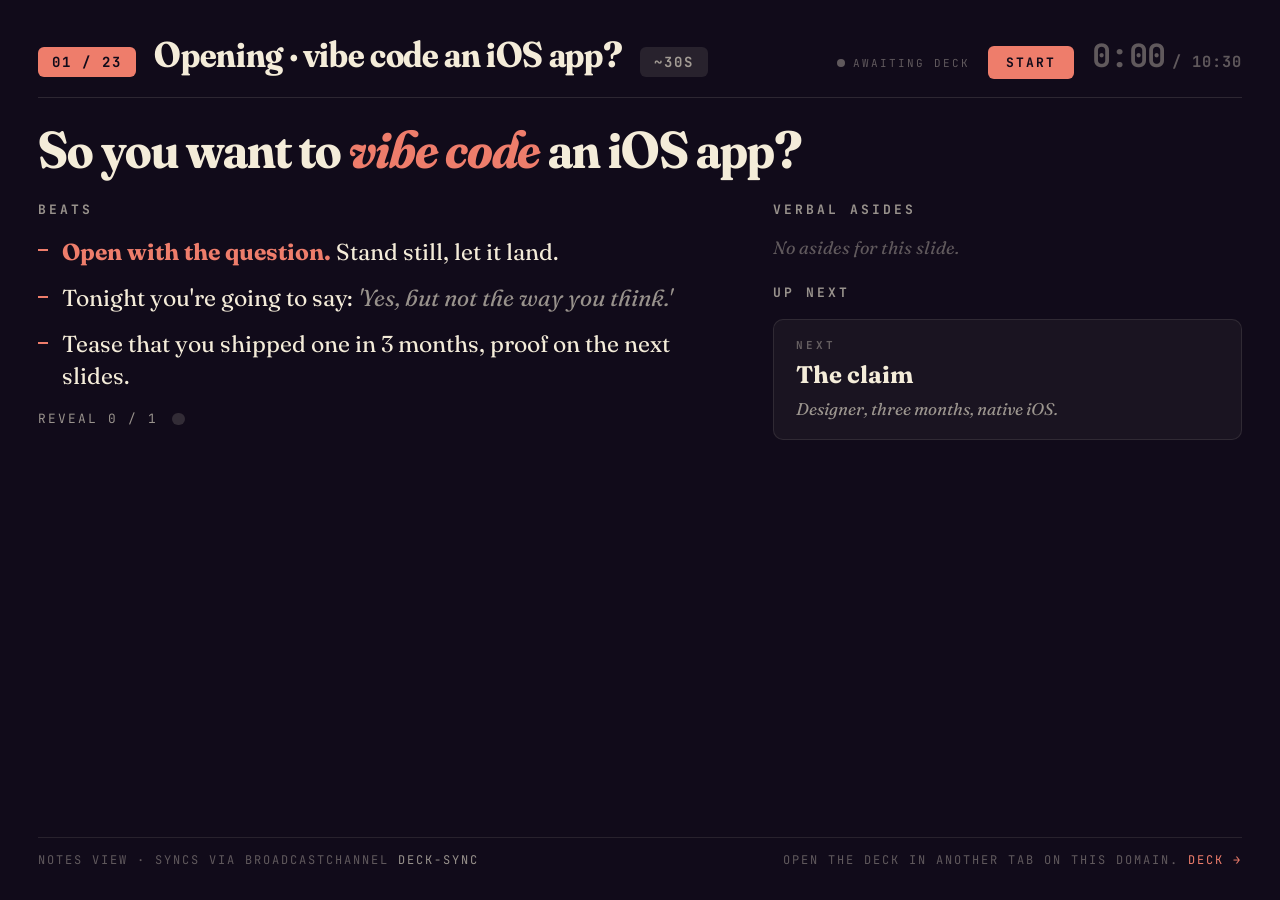
<file: notes.html>
<!doctype html>
<html lang="en">
<head>
<meta charset="utf-8">
<meta name="viewport" content="width=device-width, initial-scale=1">
<title>Notes · Tom · Product Unleashed</title>
<link rel="preconnect" href="https://fonts.googleapis.com">
<link rel="preconnect" href="https://fonts.gstatic.com" crossorigin>
<link href="https://fonts.googleapis.com/css2?family=Fraunces:opsz,wght,SOFT@9..144,400..900,0..100&family=JetBrains+Mono:wght@400;500;700&display=swap" rel="stylesheet">
<style>
:root{
  --bg:#110b1a;
  --fg:#f4ecd9;
  --fg-soft:rgba(244,236,217,.6);
  --fg-faint:rgba(244,236,217,.35);
  --accent:#ee7d6b;
  --good:#a8e08c;
  --warn:#ffd54a;
  --serif:'Fraunces',Georgia,serif;
  --mono:'JetBrains Mono',ui-monospace,monospace;
}
*{box-sizing:border-box;margin:0;padding:0}
html,body{background:var(--bg);color:var(--fg);font-family:var(--serif);font-optical-sizing:auto;min-height:100vh;-webkit-font-smoothing:antialiased}
body{padding:clamp(16px,2.5vw,32px) clamp(20px,3vw,48px);display:flex;flex-direction:column;gap:clamp(14px,2vw,24px);min-height:100vh}

/* HEADER */
.head{display:flex;justify-content:space-between;align-items:baseline;gap:clamp(16px,2vw,32px);padding-bottom:clamp(10px,1.5vw,18px);border-bottom:1px solid rgba(244,236,217,.12);flex-wrap:wrap}
.head-left{display:flex;gap:clamp(10px,1.5vw,18px);align-items:baseline;flex-wrap:wrap}
.pill{display:inline-block;background:var(--accent);color:var(--bg);padding:6px 14px;border-radius:6px;font-family:var(--mono);font-size:clamp(11px,1.1vw,14px);font-weight:700;letter-spacing:2px;text-transform:uppercase}
.pill.muted{background:rgba(244,236,217,.1);color:var(--fg-soft)}
.slide-title{font-family:var(--serif);font-size:clamp(20px,3vw,36px);font-weight:700;font-variation-settings:'opsz' 144,'SOFT' 60;letter-spacing:-.01em}
.head-right{display:flex;align-items:baseline;gap:clamp(10px,1.5vw,18px);font-family:var(--mono);font-size:clamp(11px,1.1vw,15px);color:var(--fg-soft);letter-spacing:2px;text-transform:uppercase;flex-wrap:wrap}
.timer{font-size:clamp(22px,2.6vw,32px);color:var(--fg);font-weight:700;letter-spacing:-.5px;font-variant-numeric:tabular-nums}
.timer.idle{color:var(--fg-faint)}
.timer.over{color:var(--accent)}
.timer.warn{color:var(--warn)}
.timer-label{opacity:.55}
.timer-budget{font-family:var(--mono);font-size:clamp(12px,1.2vw,16px);color:var(--fg-faint);letter-spacing:1px;margin-left:6px}
.timer-btn{background:var(--accent);color:var(--bg);border:0;font-family:var(--mono);font-size:clamp(11px,1.1vw,13px);font-weight:700;letter-spacing:2px;text-transform:uppercase;padding:8px 18px;border-radius:6px;cursor:pointer;transition:background 200ms ease}
.timer-btn:hover{background:#f4907f}
.timer-btn.running{background:rgba(244,236,217,.12);color:var(--fg-soft)}
.timer-btn.running:hover{background:rgba(244,236,217,.18);color:var(--fg)}

/* CONNECTION */
.conn{display:inline-flex;align-items:center;gap:8px;font-family:var(--mono);font-size:11px;letter-spacing:2px;text-transform:uppercase;color:var(--fg-faint)}
.conn::before{content:'';width:8px;height:8px;border-radius:50%;background:var(--fg-faint)}
.conn.live{color:var(--good)}
.conn.live::before{background:var(--good);box-shadow:0 0 8px var(--good)}

/* HEADLINE ECHO */
.echo{font-family:var(--serif);font-size:clamp(28px,4.2vw,52px);font-weight:700;font-variation-settings:'opsz' 144,'SOFT' 60;line-height:1.05;letter-spacing:-.02em;color:var(--fg)}
.echo .accent{color:var(--accent);font-style:italic}

/* MAIN NOTES */
.body-wrap{flex:1;display:grid;grid-template-columns:1.5fr 1fr;gap:clamp(20px,2.5vw,36px);min-height:0}
.col{display:flex;flex-direction:column;gap:clamp(12px,1.4vw,18px);min-width:0;min-height:0;overflow:hidden}
.col-title{font-family:var(--mono);font-size:clamp(11px,1.1vw,13px);letter-spacing:3px;text-transform:uppercase;color:var(--fg-soft);font-weight:700}
.beats{display:flex;flex-direction:column;gap:clamp(10px,1.2vw,14px);overflow-y:auto;padding-right:8px}
.beat{font-family:var(--serif);font-size:clamp(16px,1.8vw,24px);line-height:1.4;padding-left:24px;position:relative}
.beat::before{content:'';position:absolute;left:0;top:.6em;width:10px;height:2px;background:var(--accent)}
.beat strong{color:var(--accent);font-weight:700}
.beat em{font-style:italic;color:var(--fg-soft)}

.aside{background:rgba(238,125,107,.08);border-left:3px solid var(--accent);padding:clamp(14px,1.5vw,18px) clamp(16px,1.8vw,22px);font-family:var(--serif);font-style:italic;font-size:clamp(15px,1.7vw,22px);line-height:1.45;color:var(--fg);font-variation-settings:'SOFT' 80}
.aside-label{display:block;font-family:var(--mono);font-style:normal;font-size:clamp(10px,.9vw,11px);letter-spacing:2px;text-transform:uppercase;color:var(--accent);font-weight:700;margin-bottom:8px}

.fragment-meta{display:flex;gap:14px;align-items:center;flex-wrap:wrap;font-family:var(--mono);font-size:clamp(11px,1vw,13px);color:var(--fg-soft);letter-spacing:2px;text-transform:uppercase}
.frag-dots{display:flex;gap:6px}
.frag-dot{width:clamp(10px,1vw,14px);height:clamp(10px,1vw,14px);border-radius:50%;background:rgba(244,236,217,.15);transition:background 200ms ease}
.frag-dot.shown{background:var(--accent)}

/* NEXT-UP */
.next-card{background:rgba(244,236,217,.04);border:1px solid rgba(244,236,217,.1);border-radius:10px;padding:clamp(14px,1.5vw,18px) clamp(16px,1.8vw,22px);display:flex;flex-direction:column;gap:8px}
.next-label{font-family:var(--mono);font-size:clamp(10px,.9vw,11px);letter-spacing:3px;text-transform:uppercase;color:var(--fg-faint);font-weight:700}
.next-title{font-family:var(--serif);font-size:clamp(18px,2vw,24px);font-weight:700;color:var(--fg)}
.next-hint{font-family:var(--serif);font-style:italic;font-size:clamp(14px,1.4vw,17px);line-height:1.4;color:var(--fg-soft)}

/* FOOTER */
.foot{display:flex;justify-content:space-between;align-items:baseline;padding-top:14px;border-top:1px solid rgba(244,236,217,.1);font-family:var(--mono);font-size:clamp(10px,1vw,12px);letter-spacing:2px;text-transform:uppercase;color:var(--fg-faint);gap:14px;flex-wrap:wrap}
.foot a{color:var(--accent);text-decoration:none}

/* Below ~900px the two-column body-wrap stacks vertically */
@media (max-width:900px){
  .body-wrap{grid-template-columns:1fr}
}
</style>
</head>
<body>

<div class="head">
  <div class="head-left">
    <span class="pill" id="slide-num">01 / 23</span>
    <span class="slide-title" id="slide-title">Hook</span>
    <span class="pill muted" id="slide-budget">~30s</span>
  </div>
  <div class="head-right">
    <span class="conn" id="conn">awaiting deck</span>
    <button class="timer-btn" id="timer-btn" type="button">Start</button>
    <span class="timer idle" id="timer">0:00<span class="timer-budget">/ 10:30</span></span>
  </div>
</div>

<div class="echo" id="echo">Speaker view loaded.</div>

<div class="body-wrap">
  <div class="col">
    <div class="col-title">Beats</div>
    <div class="beats" id="beats"></div>
    <div class="fragment-meta">
      <span id="frag-text">reveal 0 / 0</span>
      <span class="frag-dots" id="frag-dots"></span>
    </div>
  </div>
  <div class="col">
    <div class="col-title">Verbal asides</div>
    <div class="beats" id="asides"></div>
    <div class="col-title" style="margin-top:8px">Up next</div>
    <div class="next-card" id="next-card"></div>
  </div>
</div>

<div class="foot">
  <span>Notes view · syncs via BroadcastChannel <span style="color:var(--fg-soft)">deck-sync</span></span>
  <span>Open the deck in another tab on this domain. <a href="./" target="_blank">deck →</a></span>
</div>

<script>
const NOTES = {
  1:{title:"Opening · vibe code an iOS app?",budget:"~30s",echo:'So you want to <span class="accent">vibe code</span> an iOS app?',
     beats:["<strong>Open with the question.</strong> Stand still, let it land.","Tonight you're going to say: <em>'Yes, but not the way you think.'</em>","Tease that you shipped one in 3 months, proof on the next slides."],
     asides:[],
     next:{title:"The claim",hint:"Designer, three months, native iOS."}},
  2:{title:"The claim · 3 months",budget:"~30s",echo:'I shipped a <span class="accent">native iOS app</span> in three months.',
     beats:["Read the line. <em>'I'm a designer. I shipped a native iOS app in three months.'</em>","Pause. Set up the next reveal."],
     asides:[{label:"About me",text:"Designer, not a developer. Voice-first migraine tracker called Migrapulse. Real paying users. No team."}],
     next:{title:"Migrapulse · the demo",hint:"Dark. Phone video playing. Logo + screen."}},
  3:{title:"Migrapulse · the demo",budget:"~75s",echo:'<span class="accent">Migrapulse.</span>',
     beats:["Logo + phone video are the slide. No text, just talk over it.","Walk the facts verbally: voice-first migraine tracker · action button or Siri · no sign-up · on-device · two months end to end."],
     asides:[{label:"Optional aside",text:"I haven't done any marketing for this yet. There's a free tier and a paid tier. People are paying. I haven't pushed any of it."}],
     next:{title:"Lovable · the objection",hint:"Casino meme. Why not just Lovable it?"}},
  4:{title:"Heads up · the deal",budget:"~30s",echo:'Ten minutes for <span class="accent">the why.</span>',
     beats:["Set expectations up front.","<em>'Just over 10 minutes, so I'm going to focus on the WHY.'</em>","<em>'If I convince you, the HOW is a free 4-hour video at the end. YouTube, on a landing page so it doesn't autoplay. No email, no signup.'</em>","Optional: <em>'Get stuck while you're building? Reach out.'</em>"],
     asides:[{label:"Why frame this",text:"This isn't a workshop. The talk is the argument FOR going iOS-native with AI. The tactics, Cursor setup, instructions.md, build steps, are in the video."}],
     next:{title:"Lovable · the objection",hint:"Casino meme. Why not just Lovable it?"}},
  5:{title:"Lovable · the objection",budget:"~30s",echo:'<span class="accent">Lovable</span> · Me',
     beats:["Meme carries the joke. No headline, no list.","Say the question: <em>\"Why didn't you just Lovable it in two hours?\"</em>","Two clarifications: <strong>(1)</strong> I didn't learn to code, the tool changed. <strong>(2)</strong> Lovable is shorthand for the whole category."],
     asides:[],
     next:{title:"3-month reckoning",hint:"'Yeah, that's a long time.'"}},
  6:{title:"3-month reckoning",budget:"~30s",echo:'Yeah, <span class="accent">that\'s a long time.</span>',
     beats:["Acknowledge it. <em>'Three months. You might be thinking, bloody hell, that's a long time. Yeah. It is.'</em>","Set up: <em>'But here's what happened in those three months.'</em>"],
     asides:[],
     next:{title:"Quality over time",hint:"Curve + App Store bar (2 states)."}},
  7:{title:"Quality over time",budget:"~75s",echo:'Quality <span class="accent">over time.</span>',
     beats:["<strong>State 1:</strong> the curve. Walk the story.","Month 1: vibing alone. Quality went up and down. Couldn't get above a ceiling.","Found a better way: vibe-design + agentic build with structure. Quality starts climbing.","Last month: the App Store review process.","<strong>State 2, click to reveal App Store bar.</strong> <em>'This is the line you have to clear to ship.'</em> Vibes never reaches it. Structured does."],
     asides:[{label:"The bar metaphor",text:"Apple's review is the bar. Vibes-only never clears it. Structure does, and then keeps climbing."}],
     next:{title:"Environment · the IDE",hint:"Cursor screenshot. Different chair."}},
  8:{title:"Environment · the IDE",budget:"~60s",echo:'Same room as <span class="accent">the developers.</span>',
     beats:["This is what shipping native looks like. An IDE. Code on screen. Not a prompt bar.","<em>'You're not coding. You're orchestrating.'</em> Make this distinction land.","Steeper learning curve than Lovable, worth it. The control is the point."],
     asides:[{label:"Compared to Lovable",text:"Lovable gives you one little prompt bar. Cursor gives you the whole IDE, file tree, code panes, AI chat, terminal. Same place developers work. But you're driving."}],
     next:{title:"Inflatable furniture",hint:"FR cold open. The metaphor."}},
  9:{title:"Inflatable furniture",budget:"~45s",echo:'Vibe-coded apps are <span class="accent">like inflatable furniture.</span>',
     beats:["Meme carries it. Read the line, pause.","<em>'Looks fine from a distance. Sit on it for real and the air goes out.'</em>"],
     asides:[],
     next:{title:"No moat",hint:"'Most vibe-coded apps have no moat.'"}},
  10:{title:"No moat",budget:"~30s",echo:'Most vibe-coded apps have <span class="accent">no moat.</span>',
     beats:["Single line on screen. <em>'Most vibe-coded apps have no moat.'</em>","Pause. Land the question that follows, <strong>so what's a moat?</strong>"],
     asides:[],
     next:{title:"What's your moat?",hint:"Product first. Plus the real ones."}},
  11:{title:"What's your moat?",budget:"~75s",echo:'What\'s your <span class="accent">moat?</span>',
      beats:["<strong>Define moat first.</strong> <em>'The thing that stops the next person copying you in a day.'</em>","Walk the four cards. <em>'Product, that's what every founder reaches for. Product is table stakes. The real moats are the next three.'</em>","Distribution. Credibility. Privacy and security.","<strong>Land:</strong> <em>'Copy a vibe-coded SaaS, you have none of them.'</em>"],
      asides:[{label:"On moats",text:"Moats are critical in product design, a whole other talk. The short version: in an age where everyone can vibe-code a working clone in an afternoon, the question 'what's your moat?' has never mattered more."},{label:"Other moats (optional)",text:"Network effects. Cost. Brand. Switching cost. Regulatory."}],
      next:{title:"iOS hands you both",hint:"Defensive + offensive moats."}},
  12:{title:"iOS hands you both",budget:"~60s",echo:'iOS hands you <span class="accent">both.</span>',
      beats:["Two columns: defensive + offensive.","Defensive, what iOS handles: Security. Payments. Identity. Privacy. <em>Sign in with Apple replaces a whole auth team.</em>","Offensive, what iOS unlocks: Sensors. Health. Camera/mic. Action button/watch. On-device AI. <em>And: creative freedom.</em>","Land creative freedom: <em>'Whole package downloaded. Weird gets praised on iOS, flagged on the web.'</em>","Note: <em>'Harder, but yours.'</em>"],
      asides:[{label:"On creative freedom",text:"I've been pro-web for years. But the most interesting craft right now is shipping native. You have more license, the whole package is downloaded."}],
      next:{title:"Ticking time bomb",hint:"Privacy/auth, the biggest of the defensive ones."}},
  13:{title:"Ticking time bomb",budget:"~90s",echo:'A <span class="accent">ticking</span> time bomb.',
      beats:["<strong>Lead:</strong> <em>'Of all those moats, privacy, auth, health data is the biggest one. And it's a ticking time bomb.'</em>","<em>'This is the thing that stopped me going vibe-coded.'</em>","Three cards on screen, walk them.","Database open, default-public, AI ships it.","Auth bypassed, a teenager finds the broken check.","One bad migration, wipes data, no undo."],
      asides:[{label:"Why this stopped me",text:"Migrapulse handles health data. Migraines. The thought of vibe-coding a SaaS with that data sitting in a cloud somewhere, even with the best intentions, the failure modes are too many. On-device wasn't a feature. It was the only safe path."},{label:"Recent horror stories",text:"Last month a vibe-coded SaaS leaked every customer's data, DB open to the internet. The week before, another had auth bypassed by a teenager. These aren't AI's fault. They're failure modes of moving fast on the web."}],
      next:{title:"Distribution (Yhorm)",hint:"Final boss of product."}},
  14:{title:"Distribution",budget:"~30s",echo:'<span class="accent">Distribution.</span>',
      beats:["Yhorm is the whole slide. No text.","Land the line: <em>'Distribution is the final boss of product.'</em>","Hold the silence."],
      asides:[],
      next:{title:"A head start",hint:"Four iOS distribution wins."}},
  15:{title:"A head start",budget:"~60s",echo:'A <span class="accent">head start.</span>',
      beats:["Frame: <em>'iOS gives you a head start on distribution.'</em>","Walk the four numbered items.","01 Storefront in 30 minutes, title, subtitle, screenshots.","02 A known playbook, ASO + search, 20 years of best practice.","03 Apple helps you, featured, social, paid acquisition built in.","04 Customers ready to pay, credit cards already on file, payment flow solved."],
      asides:[{label:"Why this matters",text:"On the web, every founder has to invent distribution from scratch. On iOS, the pond is already stocked."}],
      next:{title:"Feature pairing",hint:"Migrapulse ↔ iOS capability map."}},
  16:{title:"Feature pairing",budget:"~75s",echo:'The features<br>that needed <span class="accent">iOS.</span>',
      beats:["Walk each pair top to bottom. One beat per row.","Log a migraine in 3 seconds → Action button + Siri.","No account → Sign in with Apple.","Health context on device → HealthKit + SwiftData.","Quiet-month nudges → Live Activities + widgets.","Trigger prediction → On-device LLM.","<strong>Close:</strong> <em>'These features wouldn't exist on the web. Not because I didn't want them, because the platform wouldn't let me.'</em>"],
      asides:[{label:"The trade-off",text:"Yes, iOS is harder. But the things that were 'hard' turned out to unlock features I didn't expect to have. The trade-off pays back."}],
      next:{title:"Set yourself up",hint:"Stack + Chris's QR."}},
  17:{title:"Set yourself up · Chris's QR",budget:"~75s",echo:'Set yourself up for <span class="accent">success.</span>',
      beats:["Walk the stack, IDE, Xcode, AI design tool, Apple Developer, generous allowance, runway.","<em>'Not just the tools. The time and money you give it.'</em>","Land the Coding With Chris callout, <em>'A few hours with his setup video and you'll feel like a superstar.'</em>"],
      asides:[{label:"Why generous allowance",text:"I'm on Cursor Max, $200/month, and I max it out. Best coding models, no rationing."}],
      next:{title:"Vibe your design",hint:"Design tools + vocalisation."}},
  18:{title:"Vibe your design",budget:"~75s",echo:'Vibe the hell out of <span class="accent">your design.</span>',
      beats:["<strong>Before</strong> you build. This is where the most creativity happens.","Three tools: UX Pilot (my pick), Claude Design, Google Stitch.","Land the vocalisation beat: <em>'My taste was way ahead of my Figma skills. So I vocalised, dictated the references, the mood, what I'd choose with infinite time. AI caught it better than any Figma plugin.'</em>","<strong>Show UX Pilot</strong>, sketch a whole flow in an hour, export HTML."],
      asides:[{label:"Why design first",text:"Don't skip design. Vibe-coding says 'just describe it and build.' That gets you the average. Design first gets you something specific."}],
      next:{title:"instructions.md",hint:"The doc in the middle."}},
  19:{title:"instructions.md",budget:"~75s",echo:'Embrace <span class="accent">instructions.md</span>.',
      beats:["Vibes in, order out. Doc shown on screen.","186 build steps. Each cross-references screens, user stories, data models.","Nothing gets invented. Nothing drifts.","Plan mode landing in every IDE is the industry catching up to exactly this."],
      asides:[],
      next:{title:"Build step by step",hint:"B-012, onboarding goals."}},
  20:{title:"Build step by step",budget:"~60s",echo:'Build step <span class="accent">by step.</span>',
      beats:["Walk B-012 example.","Cursor reads the step, pulls the refs (S-005, U-002, D-004), builds against full context.","Out comes a working screen. Git commit. Onto B-013.","<em>'186 build steps for Migrapulse. Each took a few minutes.'</em>"],
      asides:[],
      next:{title:"Understand your schema",hint:"1-star review."}},
  21:{title:"Understand your schema",budget:"~60s",echo:'Understand <span class="accent">your schema.</span>',
      beats:["Real 1-star review on screen, competitor wiped 8 months of headache logs.","<em>'AI is the friend who'll happily help you move house. It won't ask if your insurance is up to date.'</em>","Audit save format every release. Use a panel of AI reviewers, different agent for review than build."],
      asides:[],
      next:{title:"Effort bars",hint:"Old way / pure vibes / structure."}},
  22:{title:"Effort bars",budget:"~45s",echo:'The effort, <span class="accent">in proportion.</span>',
      beats:["No title, speak it.","Three bars. The old way: months. Pure vibes: a day. Vibes in, structure out: ~2 weeks.","<em>'Ten times the effort of vibes. A fraction of the old way. We've convinced ourselves apps should take a day. They shouldn't.'</em>"],
      asides:[],
      next:{title:"Go deeper · CTA",hint:"4-hour video + QR."}},
  23:{title:"Go deeper · CTA",budget:"~45s",echo:'Want to go <span class="accent">deeper?</span>',
      beats:["Scan QR. Free 4-hour video.","No sales. Whole method end to end.","Come find me after, migraine sufferer, Migrapulse-curious, marketing chat, I'd love to talk."],
      asides:[],
      next:null}
};

// Total spoken-talk budget. 10:30 = 630s. 13:00 slot includes Q&A.
const TALK_BUDGET_S = 630;

let curSlide = 1, curFrag = 0, totalReveals = {};
let timerStart = null, timerHandle = null;

const $ = id => document.getElementById(id);

function fmt(ms){var s=Math.floor(ms/1000);var m=Math.floor(s/60);return m+':'+String(s%60).padStart(2,'0')}

function renderTimer(){
  var el = $('timer');
  var btn = $('timer-btn');
  if(!timerStart){
    el.innerHTML = '0:00<span class="timer-budget">/ 10:30</span>';
    el.className = 'timer idle';
    btn.textContent = 'Start';
    btn.classList.remove('running');
    return;
  }
  var elapsed = Date.now() - timerStart;
  var budget = TALK_BUDGET_S * 1000;
  el.innerHTML = fmt(elapsed) + '<span class="timer-budget">/ 10:30</span>';
  el.classList.remove('idle','over','warn');
  if(elapsed > budget) el.classList.add('over');
  else if(elapsed > budget*0.8) el.classList.add('warn');
  btn.textContent = 'Reset';
  btn.classList.add('running');
}

function toggleTimer(){
  if(timerStart){
    if(!confirm('Reset the timer back to 0:00?')) return;
    timerStart = null;
  } else {
    timerStart = Date.now();
  }
  renderTimer();
}

function renderBeats(list, into){
  into.innerHTML = '';
  if(!list || !list.length){into.innerHTML = '<div style="color:var(--fg-faint);font-style:italic;font-size:18px">No notes.</div>';return}
  list.forEach(function(t){
    var d = document.createElement('div');
    d.className = 'beat';
    d.innerHTML = t;
    into.appendChild(d);
  });
}

function renderAsides(list, into){
  into.innerHTML = '';
  if(!list || !list.length){into.innerHTML = '<div style="color:var(--fg-faint);font-style:italic;font-size:18px">No asides for this slide.</div>';return}
  list.forEach(function(a){
    var d = document.createElement('div');
    d.className = 'aside';
    d.innerHTML = '<span class="aside-label">'+a.label+'</span>'+a.text;
    into.appendChild(d);
  });
}

function renderFragDots(total, current){
  var into = $('frag-dots'); into.innerHTML='';
  for(var i=1;i<=total;i++){
    var dot=document.createElement('span');
    dot.className='frag-dot'+(i<=current?' shown':'');
    into.appendChild(dot);
  }
  $('frag-text').textContent = 'reveal '+current+' / '+total;
}

function renderNext(nextObj){
  var card = $('next-card');
  if(!nextObj){card.innerHTML = '<span class="next-label">End of deck</span><div class="next-title">Drop the mic.</div>';return}
  card.innerHTML = '<span class="next-label">Next</span><div class="next-title">'+nextObj.title+'</div><div class="next-hint">'+nextObj.hint+'</div>';
}

function render(slideIdx, fragIdx, totalRevealsOnSlide){
  var n = NOTES[slideIdx] || NOTES[1];
  $('slide-num').textContent = String(slideIdx).padStart(2,'0')+' / 23';
  $('slide-title').textContent = n.title;
  $('slide-budget').textContent = n.budget;
  $('echo').innerHTML = n.echo;
  renderBeats(n.beats, $('beats'));
  renderAsides(n.asides, $('asides'));
  renderNext(n.next);
  renderFragDots(totalRevealsOnSlide || 0, fragIdx);
}

function setSlide(slideIdx, fragIdx, total){
  curSlide = slideIdx;
  curFrag = fragIdx;
  totalReveals[slideIdx] = total || totalReveals[slideIdx] || 0;
  render(slideIdx, fragIdx, totalReveals[slideIdx]);
}

// BroadcastChannel, listen for deck state
var bc = (typeof BroadcastChannel !== 'undefined') ? new BroadcastChannel('deck-sync') : null;
if(bc){
  bc.onmessage = function(e){
    if(!e.data || typeof e.data.slideIdx !== 'number') return;
    $('conn').textContent = 'live';
    $('conn').classList.add('live');
    // deck broadcasts 0-indexed slideIdx, plus the slide's total reveal count
    setSlide(e.data.slideIdx + 1, e.data.fragIdx, e.data.fragTotal);
  };
  // Ask deck for current state in case we connected late
  bc.postMessage({req:'state'});
}

// Timer tick + button
timerHandle = setInterval(renderTimer, 250);
$('timer-btn').addEventListener('click', toggleTimer);

// Initial render
render(1, 0, 1);
renderTimer();
</script>
</body>
</html>
</file>
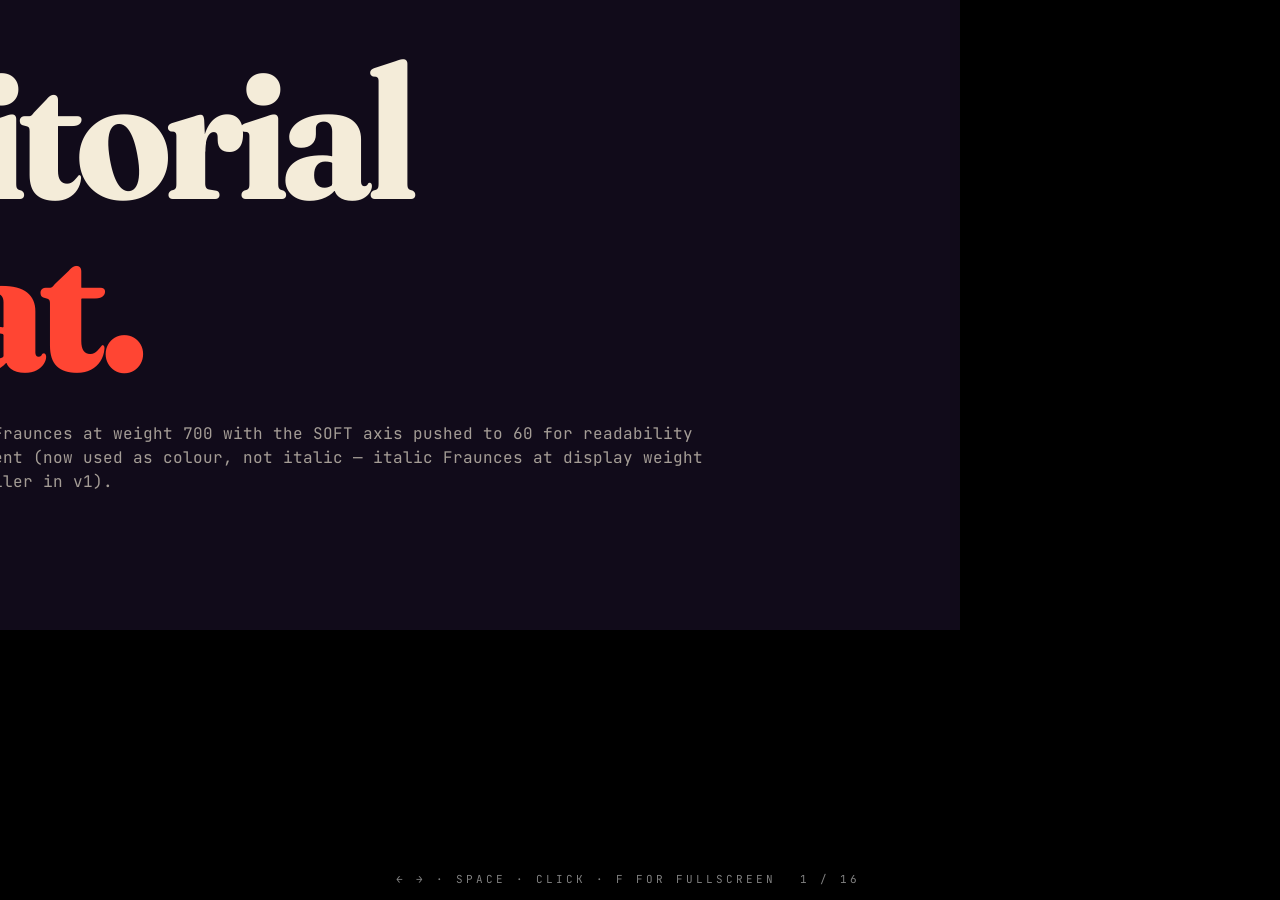
<file: style-showcase.html>
<!doctype html>
<html lang="en">
<head>
<meta charset="utf-8">
<title>Style direction · v2</title>
<meta name="viewport" content="width=device-width,initial-scale=1">
<link rel="preconnect" href="https://fonts.googleapis.com">
<link rel="preconnect" href="https://fonts.gstatic.com" crossorigin>
<link href="https://fonts.googleapis.com/css2?family=Fraunces:opsz,wght,SOFT@9..144,400..900,0..100&family=DM+Serif+Display:ital@0;1&family=Crimson+Pro:ital,wght@0,400..900;1,400..900&family=Inter+Tight:wght@400..900&family=JetBrains+Mono:wght@400;500;700&display=swap" rel="stylesheet">
<style>
*{box-sizing:border-box;margin:0;padding:0}
html,body{width:100%;height:100%;overflow:hidden;background:#000}

.deck{position:fixed;left:50%;top:50%;width:1920px;height:1080px;transform-origin:0 0}
.slide{position:absolute;inset:0;width:1920px;height:1080px;overflow:hidden;opacity:0;visibility:hidden;pointer-events:none;transition:opacity .5s ease}
.slide.leaving{opacity:1;visibility:visible;z-index:1;transition:none;will-change:opacity}
.slide.active{opacity:1;visibility:visible;z-index:2;pointer-events:auto;will-change:opacity}

.chrome{position:fixed;bottom:14px;left:50%;transform:translateX(-50%);z-index:100;font-family:'JetBrains Mono',monospace;font-size:11px;color:rgba(255,255,255,.5);text-transform:uppercase;letter-spacing:3px;pointer-events:none;transition:color .3s ease}
.chrome.dark{color:rgba(0,0,0,.55)}
.chrome span{margin-right:24px}

/* === animations on the boss slide === */
@keyframes shake{0%,100%{transform:translate(0,0)}10%{transform:translate(-2px,1px)}25%{transform:translate(2px,-1px)}40%{transform:translate(-1px,0)}55%{transform:translate(1px,1px)}70%{transform:translate(-1px,-1px)}85%{transform:translate(2px,0)}}
@keyframes drain{0%,15%{width:100%}25%{width:88%}45%{width:62%}68%{width:34%}85%,100%{width:6%}}
@keyframes diedIn{0%,62%{opacity:0;transform:scale(.92)}72%{opacity:1;transform:scale(1.08)}76%{opacity:0;transform:scale(1.08)}82%,100%{opacity:1;transform:scale(1)}}
.slide.active .sprite{animation:shake .5s linear infinite}
.slide.active .hp-fill{animation:drain 4.5s ease-out forwards}
.slide.active .footline{opacity:0;animation:diedIn 4.5s ease-out forwards}

/* === shared layouts === */
.divider{display:flex;flex-direction:column;align-items:flex-start;justify-content:center;padding:0 140px}
.divider .kicker{margin-bottom:32px;font-family:'JetBrains Mono',monospace;font-size:22px;text-transform:uppercase;letter-spacing:6px;opacity:.55;font-weight:500}
.divider .name{font-size:280px;line-height:.92;letter-spacing:-.03em}
.divider .desc{margin-top:48px;font-family:'JetBrains Mono',monospace;font-size:24px;letter-spacing:1px;opacity:.65;max-width:1400px;line-height:1.5}
.divider .accent-block{display:inline-block;width:72px;height:14px;margin-top:48px}

.s-title{padding:120px;display:flex;flex-direction:column;justify-content:space-between}
.s-title .topbar{display:flex;justify-content:space-between}
.s-title .center h1{font-size:200px;max-width:1700px;letter-spacing:-.025em;line-height:1.0}

.s-boss{padding:120px;display:flex;flex-direction:column;justify-content:space-between}
.s-boss .topbar{display:flex;justify-content:space-between}
.s-boss .stage{display:flex;flex-direction:column;justify-content:center;gap:80px;flex:1;padding-top:60px}
.s-boss h1{font-size:200px;max-width:1700px;line-height:1.0;letter-spacing:-.025em}
.s-boss .hp{display:flex;flex-direction:column;gap:18px;max-width:1500px}
.s-boss .hp-row{display:flex;align-items:center;gap:32px}
.s-boss .sprite{width:80px;height:80px;flex-shrink:0}
.s-boss .hp-label{flex:1;display:flex;justify-content:space-between;align-items:baseline;font-family:'JetBrains Mono',monospace;letter-spacing:4px;font-weight:700;font-size:26px}
.s-boss .hp-bar{height:32px;border:2px solid currentColor;position:relative;overflow:hidden}
.s-boss .hp-fill{position:absolute;inset:0;width:100%}
.s-boss .footline{font-family:'JetBrains Mono',monospace;font-weight:700;font-size:48px;letter-spacing:14px;text-align:right}

.s-flow{padding:120px;display:flex;flex-direction:column;justify-content:center;gap:64px}
.s-flow .kicker{font-family:'JetBrains Mono',monospace;font-size:24px;letter-spacing:6px;text-transform:uppercase;opacity:.55;margin-bottom:8px}
.s-flow .row{display:grid;grid-template-columns:140px 1fr;gap:60px;align-items:baseline}
.s-flow .num{font-family:'JetBrains Mono',monospace;font-size:56px;font-weight:500;opacity:.45}
.s-flow .row-main{font-size:100px;line-height:1.02;font-weight:800}
.s-flow .row-sub{display:block;font-family:'JetBrains Mono',monospace;font-size:22px;letter-spacing:1px;margin-top:14px;opacity:.6;font-weight:400}

/* ==========================================
   1 — EDITORIAL HEAT (revised for readability)
   ========================================== */
.heat{background:#110b1a;color:#f4ecd9;font-family:'Fraunces',serif;font-optical-sizing:auto}
.heat .mono{font-family:'JetBrains Mono',monospace;text-transform:uppercase;letter-spacing:3px;font-size:18px;color:rgba(244,236,217,.6);font-weight:500}
.heat .accent{color:#ff4533;font-weight:800;font-variation-settings:'opsz' 144,'SOFT' 60}
.heat h1{font-weight:700;font-variation-settings:'opsz' 144,'SOFT' 60}
.heat .divider .name{font-weight:800}
.heat .accent-block{background:#ff4533}
.heat .s-boss .hp-fill{background:#ff4533}
.heat .s-boss .footline{color:#ff4533}
.heat .s-flow .row-main{font-variation-settings:'opsz' 144,'SOFT' 60;font-weight:800}

/* ==========================================
   2 — CHERRY BONES (indie literary zine)
   ========================================== */
.cherry{background:#f0e7d3;color:#181410;font-family:'DM Serif Display',serif;position:relative}
.cherry::before{content:'';position:absolute;inset:0;background-image:url("data:image/svg+xml,%3Csvg xmlns='http://www.w3.org/2000/svg' width='180' height='180'%3E%3Cfilter id='n'%3E%3CfeTurbulence type='fractalNoise' baseFrequency='1.4' numOctaves='2' stitchTiles='stitch'/%3E%3C/filter%3E%3Crect width='100%25' height='100%25' filter='url(%23n)' opacity='.55'/%3E%3C/svg%3E");pointer-events:none;mix-blend-mode:multiply;opacity:.18;z-index:1}
.cherry > *{position:relative;z-index:2}
.cherry .mono{font-family:'JetBrains Mono',monospace;text-transform:uppercase;letter-spacing:3px;font-size:18px;color:rgba(24,20,16,.6);font-weight:500}
.cherry .accent{color:#c8112c;font-style:italic;font-family:'DM Serif Display',serif}
.cherry h1{font-weight:400;line-height:.94;letter-spacing:-.015em}
.cherry .divider .name{font-weight:400;line-height:.92}
.cherry .accent-block{background:#c8112c}
.cherry .s-boss .hp-fill{background:#c8112c}
.cherry .s-boss .footline{color:#c8112c}
.cherry .s-flow .row-main{font-weight:400}
.cherry .s-flow .row-sub{font-family:'Crimson Pro',serif;font-style:italic;font-size:26px;letter-spacing:0;opacity:.7;font-weight:500}
.cherry .accent.under{background-image:url("data:image/svg+xml,%3Csvg xmlns='http://www.w3.org/2000/svg' viewBox='0 0 200 12' preserveAspectRatio='none'%3E%3Cpath d='M2 8 Q50 2 100 6 T198 8' stroke='%23c8112c' stroke-width='3' fill='none'/%3E%3C/svg%3E");background-repeat:no-repeat;background-position:0 100%;background-size:100% 18px;padding-bottom:14px}

/* ==========================================
   3 — SWISS / REFINED
   ========================================== */
.swiss{background:#ffffff;color:#000000;font-family:'Inter Tight',sans-serif}
.swiss .mono{font-family:'JetBrains Mono',monospace;text-transform:uppercase;letter-spacing:3px;font-size:18px;color:rgba(0,0,0,.55);font-weight:500}
.swiss .accent{color:#ff2d00}
.swiss h1{font-weight:900;letter-spacing:-.035em;line-height:.96}
.swiss .divider .name{font-weight:900;letter-spacing:-.04em}
.swiss .accent-block{background:#ff2d00}
.swiss .s-boss .hp-fill{background:#ff2d00}
.swiss .s-boss .footline{color:#ff2d00;font-family:'Inter Tight',sans-serif;font-weight:900;letter-spacing:.05em}
.swiss .s-flow .row-main{font-weight:900;letter-spacing:-.03em}
.swiss .s-flow .row{border-bottom:1px solid rgba(0,0,0,.15);padding-bottom:32px}
.swiss .s-flow .row:last-child{border-bottom:none}

/* ==========================================
   4 — BRUTALIST / TECH
   ========================================== */
.brutal{background:#0a0a0a;color:#d4d4d4;font-family:'JetBrains Mono',monospace;position:relative}
.brutal::before{content:'';position:absolute;inset:0;background:repeating-linear-gradient(to bottom,transparent 0,transparent 3px,rgba(255,255,255,.014) 3px,rgba(255,255,255,.014) 4px);pointer-events:none;z-index:1}
.brutal > *{position:relative;z-index:2}
.brutal .mono{color:rgba(212,212,212,.55);font-size:16px;letter-spacing:2px;text-transform:uppercase}
.brutal .accent{color:#ff5722}
.brutal h1{font-weight:700;line-height:1.05;letter-spacing:-.02em;font-size:140px}
.brutal .s-boss h1{font-size:140px}
.brutal .s-title .center h1{font-size:140px}
.brutal .divider .name{font-weight:700;font-size:200px;line-height:.95}
.brutal .accent-block{background:#ff5722}
.brutal .s-boss .hp-fill{background:#ff5722}
.brutal .s-boss .footline{color:#ff5722;font-weight:700}
.brutal .s-flow .row-main{font-weight:700;font-size:74px}
.brutal .s-flow .row-sub{color:rgba(212,212,212,.55);font-size:20px}
</style>
</head>
<body>
<div class="deck" id="deck">

<!-- ============================================
     1 · EDITORIAL HEAT (revised)
============================================ -->

<section class="slide heat divider">
  <div class="kicker">Direction one</div>
  <h1 class="name">Editorial<br><span class="accent">heat.</span></h1>
  <div class="desc">Warmer black canvas · Fraunces at weight 700 with the SOFT axis pushed to 60 for readability · single hot coral accent (now used as colour, not italic — italic Fraunces at display weight was the readability killer in v1).</div>
  <div class="accent-block"></div>
</section>

<section class="slide heat s-title">
  <div class="topbar">
    <div class="mono">Product Unleashed · June 2026</div>
    <div class="mono">Tom</div>
  </div>
  <div class="center">
    <h1>Learn to ship<br>native, <span class="accent">with AI</span>.</h1>
  </div>
  <div class="mono">Vibe-designed, not vibe-coded.</div>
</section>

<section class="slide heat s-boss">
  <div class="topbar"><div class="mono">Beat 1 · the boss</div></div>
  <div class="stage">
    <h1>Distribution is<br>the <span class="accent">final boss</span>.</h1>
    <div class="hp">
      <div class="hp-row">
        <svg class="sprite" viewBox="0 0 8 8" shape-rendering="crispEdges">
          <g fill="#ff4533">
            <rect x="1" y="1" width="6" height="1"/>
            <rect x="0" y="2" width="8" height="3"/>
            <rect x="0" y="5" width="2" height="2"/>
            <rect x="3" y="5" width="2" height="2"/>
            <rect x="6" y="5" width="2" height="2"/>
          </g>
          <g fill="#110b1a">
            <rect x="2" y="3" width="1" height="1"/>
            <rect x="5" y="3" width="1" height="1"/>
          </g>
        </svg>
        <div class="hp-label"><span>DISTRIBUTION</span><span style="opacity:.55">HP 100%</span></div>
      </div>
      <div class="hp-bar"><div class="hp-fill"></div></div>
    </div>
    <div class="footline">YOU DIED</div>
  </div>
</section>

<section class="slide heat s-flow">
  <div class="kicker">▶ The workflow</div>
  <div class="row">
    <div class="num">01</div>
    <div><div class="row-main">Write the <span class="accent">brief</span>.</div><span class="row-sub">Like briefing a senior creative director.</span></div>
  </div>
  <div class="row">
    <div class="num">02</div>
    <div><div class="row-main">One file is the <span class="accent">spine</span>.</div><span class="row-sub">instructions.md · build steps with IDs.</span></div>
  </div>
  <div class="row">
    <div class="num">03</div>
    <div><div class="row-main">One <span class="accent">step</span> at a time.</div><span class="row-sub">And a panel — including an App Store reviewer — before you ship.</span></div>
  </div>
</section>

<!-- ============================================
     2 · CHERRY BONES (best guess)
============================================ -->

<section class="slide cherry divider">
  <div class="kicker">Direction two</div>
  <h1 class="name">Cherry<br><span class="accent">bones.</span></h1>
  <div class="desc">Warm paper · DM Serif Display (high-contrast Didone) at low weight · italic Crimson Pro for captions · cherry red the only colour · soft newsprint grain. Indie literary zine energy. (Best guess — couldn't load the magazine itself.)</div>
  <div class="accent-block"></div>
</section>

<section class="slide cherry s-title">
  <div class="topbar">
    <div class="mono">Product Unleashed · June 2026</div>
    <div class="mono">Tom</div>
  </div>
  <div class="center">
    <h1>Learn to ship<br><span class="accent under">native,</span> with AI.</h1>
  </div>
  <div class="mono">Vibe-designed, not vibe-coded.</div>
</section>

<section class="slide cherry s-boss">
  <div class="topbar"><div class="mono">Beat 1 · the boss</div></div>
  <div class="stage">
    <h1>Distribution is<br>the <span class="accent">final boss</span>.</h1>
    <div class="hp">
      <div class="hp-row">
        <svg class="sprite" viewBox="0 0 8 8" shape-rendering="crispEdges">
          <g fill="#c8112c">
            <rect x="1" y="1" width="6" height="1"/>
            <rect x="0" y="2" width="8" height="3"/>
            <rect x="0" y="5" width="2" height="2"/>
            <rect x="3" y="5" width="2" height="2"/>
            <rect x="6" y="5" width="2" height="2"/>
          </g>
          <g fill="#181410">
            <rect x="2" y="3" width="1" height="1"/>
            <rect x="5" y="3" width="1" height="1"/>
          </g>
        </svg>
        <div class="hp-label"><span>DISTRIBUTION</span><span style="opacity:.55">HP 100%</span></div>
      </div>
      <div class="hp-bar"><div class="hp-fill"></div></div>
    </div>
    <div class="footline">YOU DIED</div>
  </div>
</section>

<section class="slide cherry s-flow">
  <div class="kicker">— The workflow</div>
  <div class="row">
    <div class="num">01.</div>
    <div><div class="row-main">Write the <span class="accent">brief</span>.</div><span class="row-sub">Like briefing a senior creative director.</span></div>
  </div>
  <div class="row">
    <div class="num">02.</div>
    <div><div class="row-main">One file is the <span class="accent">spine</span>.</div><span class="row-sub">instructions.md · build steps with IDs.</span></div>
  </div>
  <div class="row">
    <div class="num">03.</div>
    <div><div class="row-main">One <span class="accent">step</span> at a time.</div><span class="row-sub">And a panel — including an App Store reviewer — before you ship.</span></div>
  </div>
</section>

<!-- ============================================
     3 · SWISS / REFINED
============================================ -->

<section class="slide swiss divider">
  <div class="kicker">Direction three</div>
  <h1 class="name">Swiss /<br>refined.</h1>
  <div class="desc">White canvas · Inter Tight at maximum weight · one bright accent · hairline rules · single-thought slides · big white space. Confident through restraint.</div>
  <div class="accent-block"></div>
</section>

<section class="slide swiss s-title">
  <div class="topbar">
    <div class="mono">Product Unleashed · June 2026</div>
    <div class="mono">Tom · 01</div>
  </div>
  <div class="center">
    <h1>Learn to ship<br>native, <span class="accent">with AI.</span></h1>
  </div>
  <div class="mono">Vibe-designed, not vibe-coded.</div>
</section>

<section class="slide swiss s-boss">
  <div class="topbar"><div class="mono">Beat 1 · 02</div></div>
  <div class="stage">
    <h1>Distribution is<br>the <span class="accent">final boss</span>.</h1>
    <div class="hp">
      <div class="hp-row">
        <svg class="sprite" viewBox="0 0 8 8" shape-rendering="crispEdges">
          <g fill="#ff2d00">
            <rect x="1" y="1" width="6" height="1"/>
            <rect x="0" y="2" width="8" height="3"/>
            <rect x="0" y="5" width="2" height="2"/>
            <rect x="3" y="5" width="2" height="2"/>
            <rect x="6" y="5" width="2" height="2"/>
          </g>
          <g fill="#ffffff">
            <rect x="2" y="3" width="1" height="1"/>
            <rect x="5" y="3" width="1" height="1"/>
          </g>
        </svg>
        <div class="hp-label"><span>DISTRIBUTION</span><span style="opacity:.55">HP 100%</span></div>
      </div>
      <div class="hp-bar"><div class="hp-fill"></div></div>
    </div>
    <div class="footline">YOU DIED</div>
  </div>
</section>

<section class="slide swiss s-flow">
  <div class="kicker">/ The workflow</div>
  <div class="row">
    <div class="num">01</div>
    <div><div class="row-main">Write the <span class="accent">brief</span>.</div><span class="row-sub">Like briefing a senior creative director.</span></div>
  </div>
  <div class="row">
    <div class="num">02</div>
    <div><div class="row-main">One file is the <span class="accent">spine</span>.</div><span class="row-sub">instructions.md · build steps with IDs.</span></div>
  </div>
  <div class="row">
    <div class="num">03</div>
    <div><div class="row-main">One <span class="accent">step</span> at a time.</div><span class="row-sub">And a panel — including an App Store reviewer — before you ship.</span></div>
  </div>
</section>

<!-- ============================================
     4 · BRUTALIST / TECH
============================================ -->

<section class="slide brutal divider">
  <div class="kicker">// Direction four</div>
  <h1 class="name">Brutalist /<br><span class="accent">tech.</span></h1>
  <div class="desc">Black terminal canvas · JetBrains Mono everywhere · faint scan lines · burnt orange accent · default-system console aesthetic. Cheeky, raw, anti-design.</div>
  <div class="accent-block"></div>
</section>

<section class="slide brutal s-title">
  <div class="topbar">
    <div class="mono">// Product Unleashed · June 2026</div>
    <div class="mono">tom@unleashed:~$</div>
  </div>
  <div class="center">
    <h1>Learn to ship<br>native, <span class="accent">with AI.</span></h1>
  </div>
  <div class="mono">$ vibe-designed --not vibe-coded</div>
</section>

<section class="slide brutal s-boss">
  <div class="topbar"><div class="mono">// Beat 1 · the boss</div></div>
  <div class="stage">
    <h1>Distribution is<br>the <span class="accent">final boss</span>.</h1>
    <div class="hp">
      <div class="hp-row">
        <svg class="sprite" viewBox="0 0 8 8" shape-rendering="crispEdges">
          <g fill="#ff5722">
            <rect x="1" y="1" width="6" height="1"/>
            <rect x="0" y="2" width="8" height="3"/>
            <rect x="0" y="5" width="2" height="2"/>
            <rect x="3" y="5" width="2" height="2"/>
            <rect x="6" y="5" width="2" height="2"/>
          </g>
          <g fill="#0a0a0a">
            <rect x="2" y="3" width="1" height="1"/>
            <rect x="5" y="3" width="1" height="1"/>
          </g>
        </svg>
        <div class="hp-label"><span>[DISTRIBUTION]</span><span style="opacity:.55">HP 100%</span></div>
      </div>
      <div class="hp-bar"><div class="hp-fill"></div></div>
    </div>
    <div class="footline">[YOU DIED]</div>
  </div>
</section>

<section class="slide brutal s-flow">
  <div class="kicker">// The workflow</div>
  <div class="row">
    <div class="num">01.</div>
    <div><div class="row-main">Write the <span class="accent">brief</span>.</div><span class="row-sub">// Like briefing a senior creative director.</span></div>
  </div>
  <div class="row">
    <div class="num">02.</div>
    <div><div class="row-main">One file is the <span class="accent">spine</span>.</div><span class="row-sub">// instructions.md · build steps with IDs.</span></div>
  </div>
  <div class="row">
    <div class="num">03.</div>
    <div><div class="row-main">One <span class="accent">step</span> at a time.</div><span class="row-sub">// And a panel — including an App Store reviewer.</span></div>
  </div>
</section>

</div>

<div class="chrome"><span>← → · space · click · F for fullscreen</span><span id="counter">1 / 16</span></div>

<script>
(function(){
  var deck=document.getElementById('deck');
  var slides=Array.prototype.slice.call(deck.querySelectorAll('.slide'));
  var counter=document.getElementById('counter');
  var chrome=document.querySelector('.chrome');
  var cur=-1;
  function fit(){var s=Math.min(window.innerWidth/1920,window.innerHeight/1080);deck.style.transform='translate(-50%,-50%) scale('+s+')'}
  window.addEventListener('resize',fit);fit();
  function show(n){
    n=Math.max(0,Math.min(slides.length-1,n));
    if(n===cur)return;
    if(cur>=0){var prev=slides[cur];prev.classList.add('leaving');prev.classList.remove('active');(function(p){clearTimeout(p._t);p._t=setTimeout(function(){p.classList.remove('leaving')},600)})(prev)}
    slides[n].classList.add('active');cur=n;
    counter.textContent=(cur+1)+' / '+slides.length;
    var isLight=slides[n].classList.contains('cherry')||slides[n].classList.contains('swiss');
    if(isLight)chrome.classList.add('dark');else chrome.classList.remove('dark');
    if(location.hash!=='#'+(cur+1))history.replaceState(null,'','#'+(cur+1));
  }
  document.addEventListener('keydown',function(e){
    if(['ArrowRight','PageDown',' ','Spacebar','ArrowDown'].indexOf(e.key)>=0){e.preventDefault();show(cur+1)}
    if(['ArrowLeft','PageUp','ArrowUp'].indexOf(e.key)>=0){e.preventDefault();show(cur-1)}
    if(e.key==='f'||e.key==='F'){if(document.fullscreenElement)document.exitFullscreen();else document.documentElement.requestFullscreen()}
  });
  document.addEventListener('click',function(e){if(e.clientX<window.innerWidth*0.22)show(cur-1);else show(cur+1)});
  var start=parseInt((location.hash||'').replace('#',''),10);
  if(!(start>=1&&start<=slides.length))start=1;
  requestAnimationFrame(function(){requestAnimationFrame(function(){show(start-1)})});
})();
</script>
</body>
</html>
</file>
